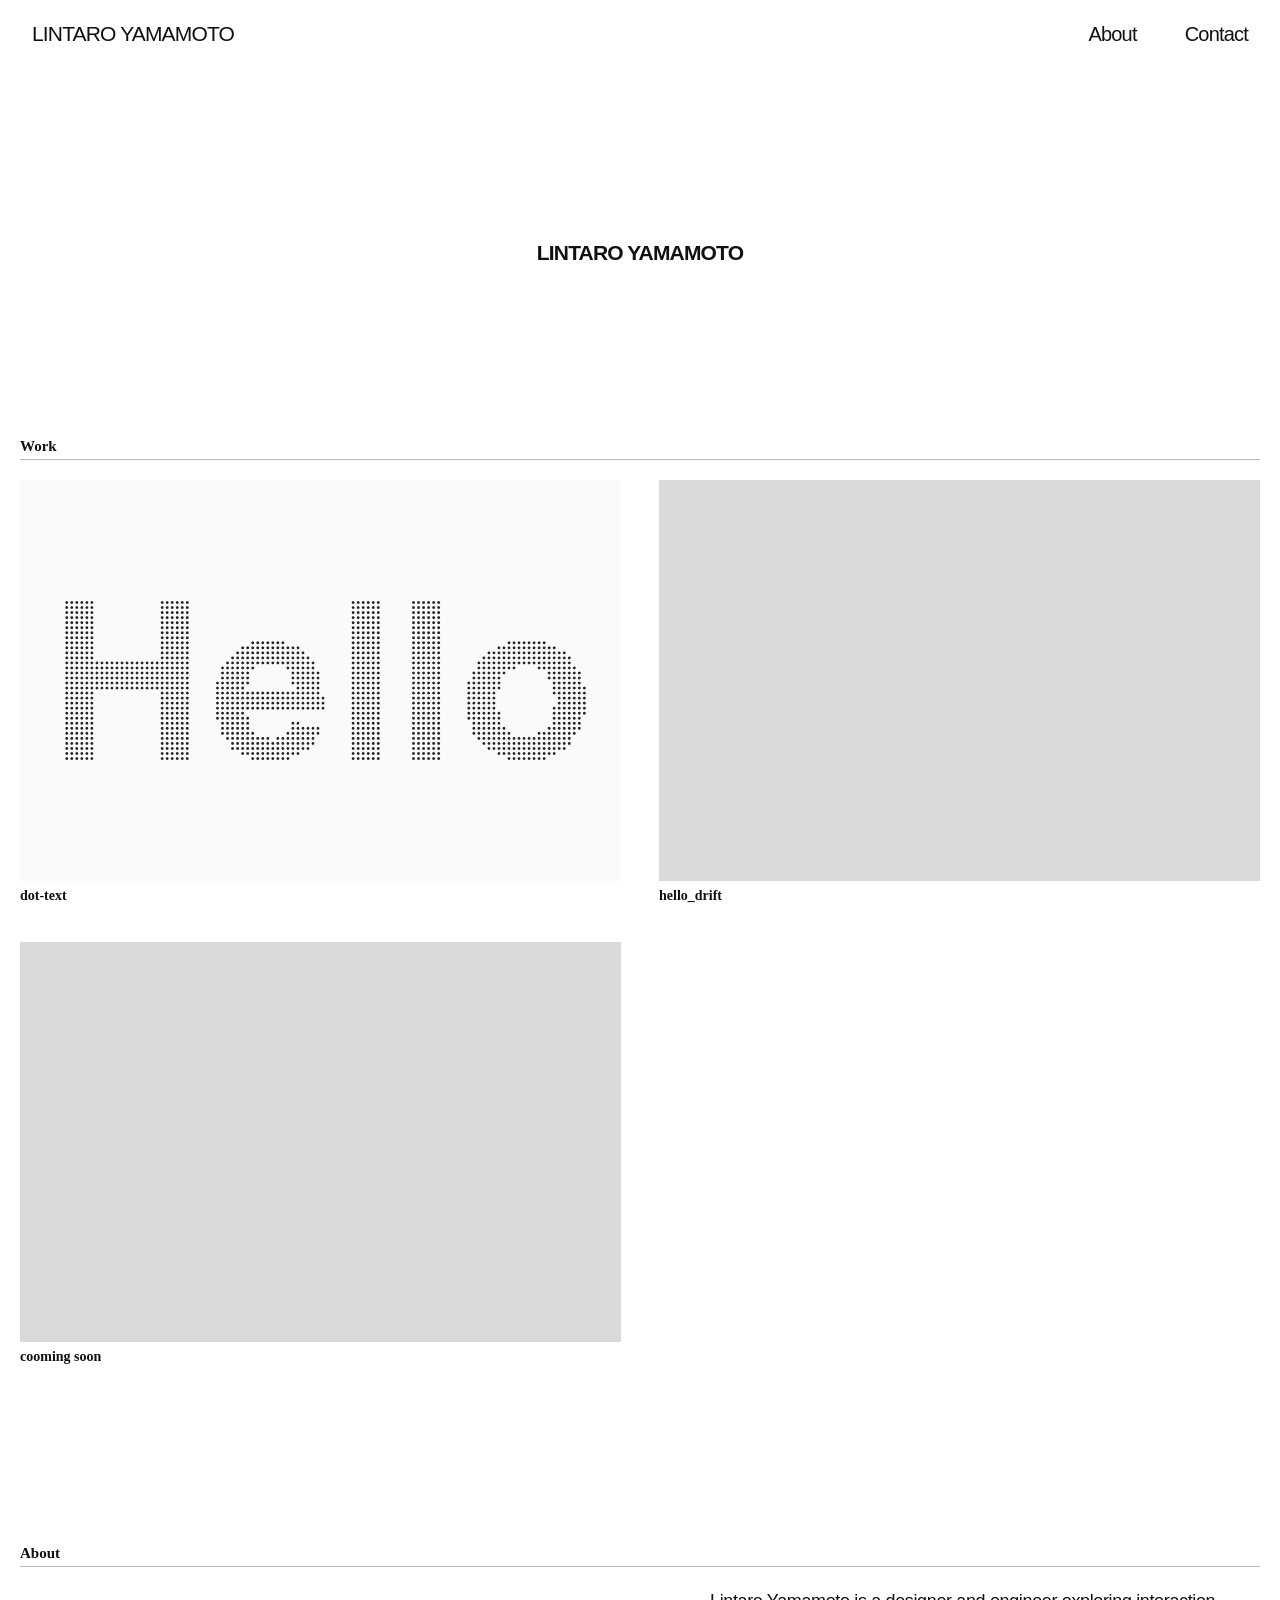
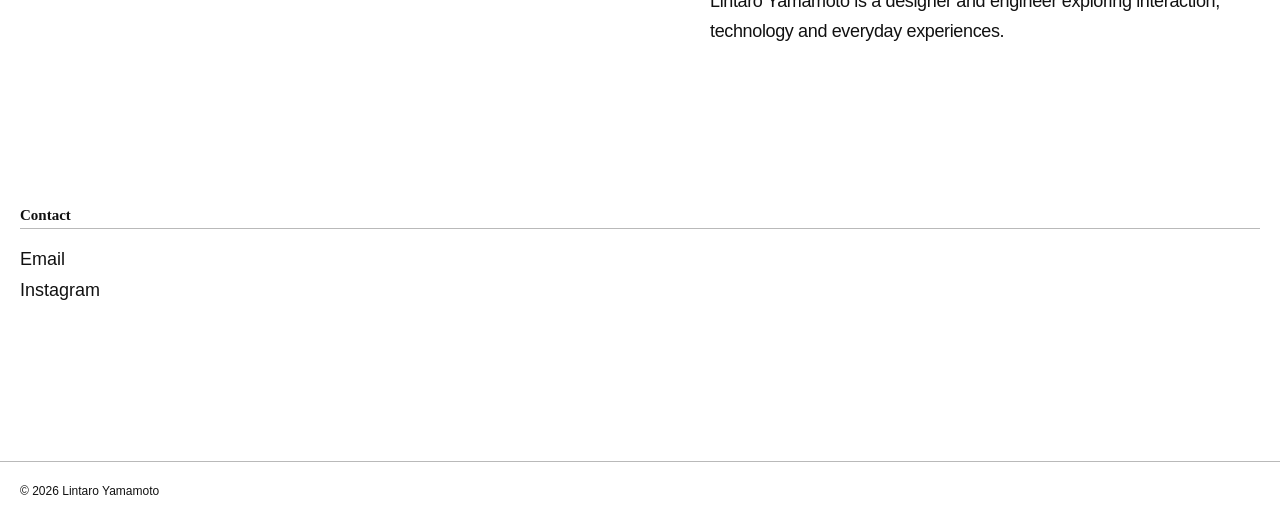
<file: index.html>
<!doctype html>
<html lang="ja">
<head>
  <meta charset="UTF-8" />
  <meta name="viewport" content="width=device-width, initial-scale=1" />

  <meta
    name="description"
    content="Lintaro Yamamoto Portfolio"
  />

  <title>Lintaro Yamamoto</title>

  <link rel="stylesheet" href="./assets/style.css" />
</head>

<body>

  <div class="page">

    <!-- Header -->
    <header class="site-header">

      <a class="logo" href="./">
        LINTARO YAMAMOTO
      </a>

      <nav class="nav">
        <a href="#about">About</a>
        <a href="#contact">Contact</a>
      </nav>

    </header>


    <main>

      <!-- Hero -->
      <section class="hero">

        <h1>
          LINTARO YAMAMOTO
        </h1>

      </section>


      <!-- Work -->
      <section class="works" id="work">

        <div class="section-title">
          <h2>Work</h2>
        </div>


        <div class="work-grid">


          <!-- Work 01 -->
          <a
            class="work-item"
            href="./works/dot-text/"
          >

            <div class="thumbnail">

              <img src="./works/dot-text/thumbnail.png" alt="dot-text">

            </div>

            <h3>
              dot-text
            </h3>

          </a>

          
          <!-- Work Template -->
          <a
            class="work-item"
            href="./works/hello_drift"
          >

            <div class="thumbnail">

              <!--
              作品画像を入れる場合は
              下のコメントアウトを外してください

              <img
                src="./assets/water-cursor.jpg"
                alt="Water Cursor"
              >
              -->

            </div>

            <h3>
              hello_drift
              
            </h3>

          </a>
          
          
          <!-- Work Template -->
          <a
            class="work-item"
            href=""
          >

            <div class="thumbnail">

              <!--
              作品画像を入れる場合は
              下のコメントアウトを外してください

              <img
                src="./assets/water-cursor.jpg"
                alt="Water Cursor"
              >
              -->

            </div>

            <h3>
              cooming soon
            </h3>

          </a>
      
          <!--
          作品を追加したい場合は
          このブロックをコピー

          <a
            class="work-item"
            href="./works/example/"
          >

            <div class="thumbnail"></div>

            <h3>
              Work name
            </h3>

          </a>
          -->

        </div>

      </section>


      <!-- About -->
      <section class="about" id="about">

        <div class="section-title">
          <h2>About</h2>
        </div>

        <div class="about-content">

          <p>
            Lintaro Yamamoto is a designer and engineer
            exploring interaction, technology and everyday experiences.
          </p>

        </div>

      </section>


      <!-- Contact -->
      <section class="contact" id="contact">

        <div class="section-title">
          <h2>Contact</h2>
        </div>

        <div class="contact-content">

          <a href="mailto:yourmail@example.com">
            Email
          </a>

          <a href="#">
            Instagram
          </a>

        </div>

      </section>

    </main>


    <footer>

      <span>
        © 2026 Lintaro Yamamoto
      </span>

    </footer>

  </div>

</body>
</html>
</file>
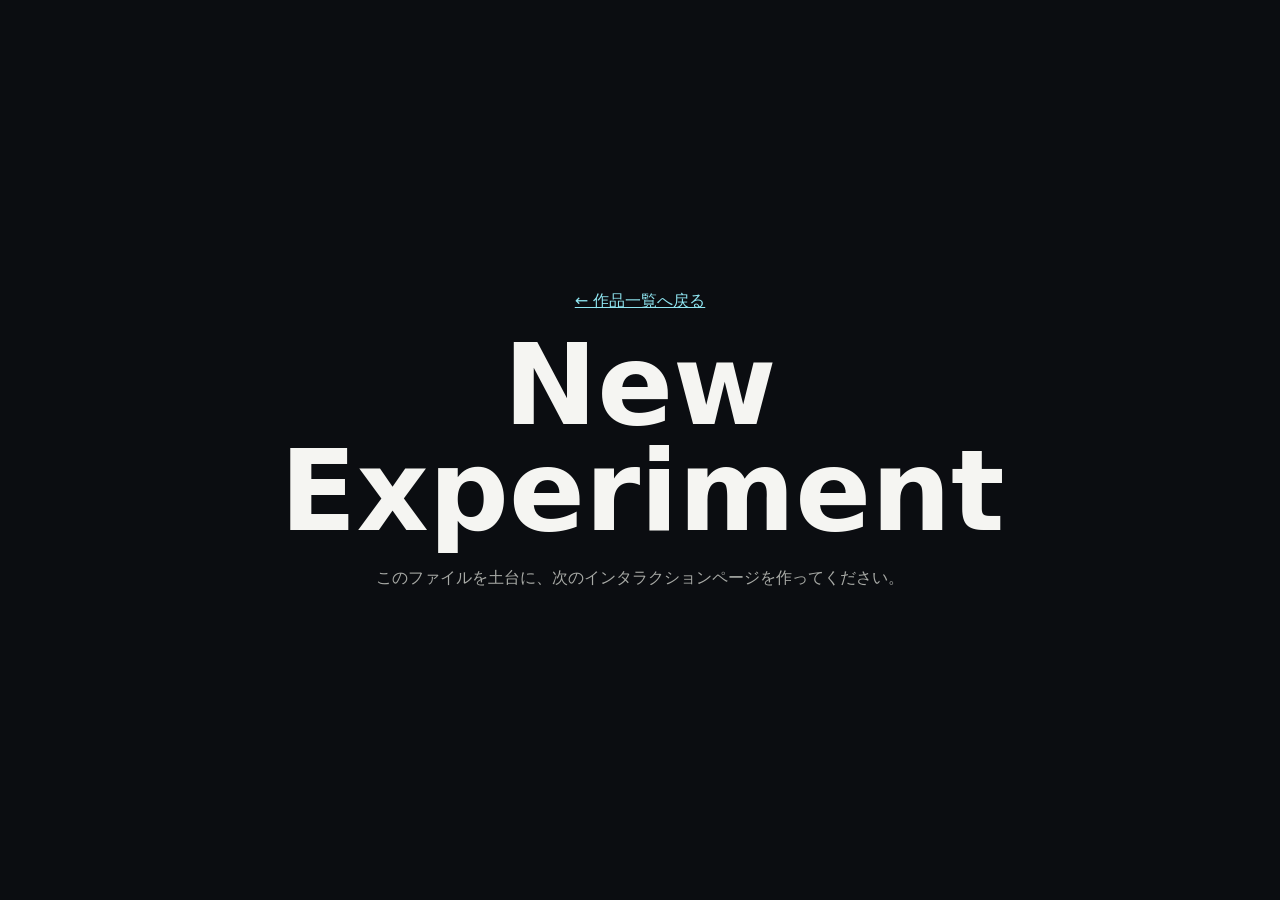
<file: works/02–weight/index.html>
<!doctype html>
<html lang="ja">
<head>
  <meta charset="UTF-8" />
  <meta name="viewport" content="width=device-width, initial-scale=1" />
  <title>New Experiment</title>
  <style>
    * { box-sizing: border-box; }
    body { min-height: 100vh; margin: 0; display: grid; place-items: center; padding: 24px; background: #0b0d11; color: #f5f5f2; font-family: system-ui, sans-serif; }
    main { max-width: 720px; text-align: center; }
    a { color: #8fe5f1; }
    h1 { font-size: clamp(3rem, 10vw, 7rem); margin: 20px 0; line-height: .95; }
    p { color: #a8aaa6; line-height: 1.8; }
  </style>
</head>
<body>
  <main>
    <a href="../../">← 作品一覧へ戻る</a>
    <h1>New<br />Experiment</h1>
    <p>このファイルを土台に、次のインタラクションページを作ってください。</p>
  </main>
</body>
</html>
</file>
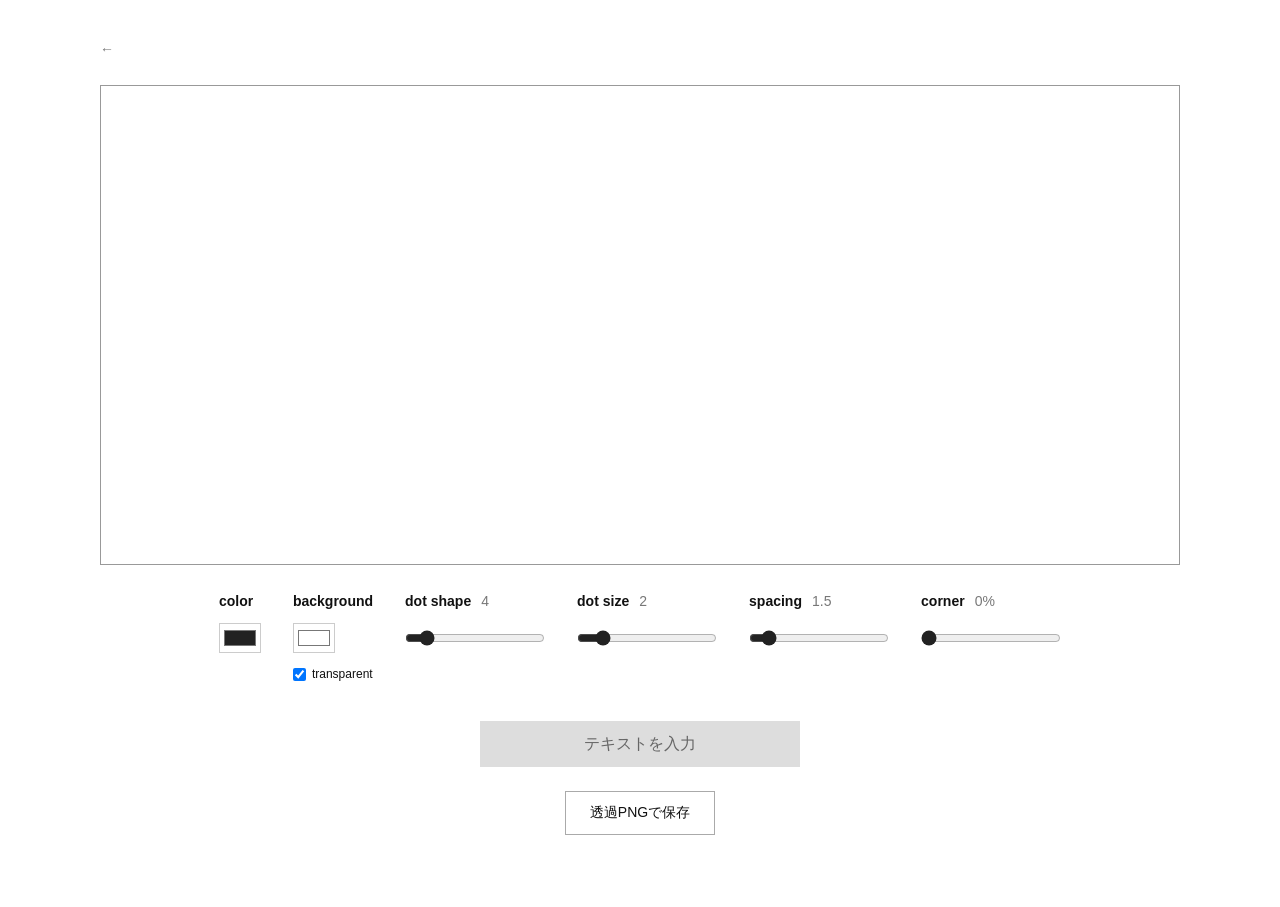
<file: works/dot-text/index.html>
<!doctype html>
<html lang="ja">
<head>
  <meta charset="UTF-8" />
  <meta name="viewport" content="width=device-width, initial-scale=1" />
  <meta
    name="description"
    content="入力した文字をドットで描き、形・サイズ・間隔・角の丸みを調整して透過PNGで保存できる作品"
  />
  <title>Dot Text | Interaction Archive</title>

  <link rel="stylesheet" href="./style.css" />
  <script src="./script.js" defer></script>
</head>

<body>
  <main class="workspace">
    <a class="back-link" href="../../">
      ← 
    </a>

    <div class="preview">
      <canvas
        id="dot-canvas"
        role="img"
        aria-label="入力した文字のドット表示"
      >
        入力した文字をドットで表示します。
      </canvas>
    </div>

    <div class="controls">
      <label class="control" for="dot-color">
        <span>color</span>
        <input
          id="dot-color"
          type="color"
          value="#222222"
        />
      </label>

      <label class="control" for="background-color">
        <span>background</span>
        <input
          id="background-color"
          type="color"
          value="#ffffff"
        />
        <label class="background-transparent">
          <input
            id="background-transparent"
            type="checkbox"
            checked
          />
          transparent
        </label>
      </label>

      <label class="control" for="dot-shape">
        <span>
          dot shape
          <output id="shape-value" for="dot-shape">4</output>
        </span>
        <input
          id="dot-shape"
          type="range"
          min="3"
          max="12"
          step="1"
          value="4"
          aria-valuetext="4角形"
        />
      </label>

      <label class="control" for="dot-size">
        <span>
          dot size
          <output id="size-value" for="dot-size">2</output>
        </span>
        <input
          id="dot-size"
          type="range"
          min="1"
          max="8"
          step="0.5"
          value="2"
        />
      </label>

      <label class="control" for="dot-spacing">
        <span>
          spacing
          <output id="spacing-value" for="dot-spacing">1.5</output>
        </span>
        <input
          id="dot-spacing"
          type="range"
          min="0"
          max="16"
          step="0.5"
          value="1.5"
        />
      </label>

      <label class="control" for="dot-corner">
        <span>
          corner
          <output id="corner-value" for="dot-corner">0%</output>
        </span>
        <input
          id="dot-corner"
          type="range"
          min="0"
          max="100"
          step="1"
          value="0"
        />
      </label>
    </div>

    <div class="text-control">
      <input
        id="text-input"
        type="text"
        placeholder="テキストを入力"
        aria-label="ドットで表示する文字"
        maxlength="40"
        autocomplete="off"
        spellcheck="false"
      />
    </div>

    <div class="save-control">
      <button id="save-image" type="button">
        透過PNGで保存
      </button>
    </div>
  </main>
</body>
</html>
</file>
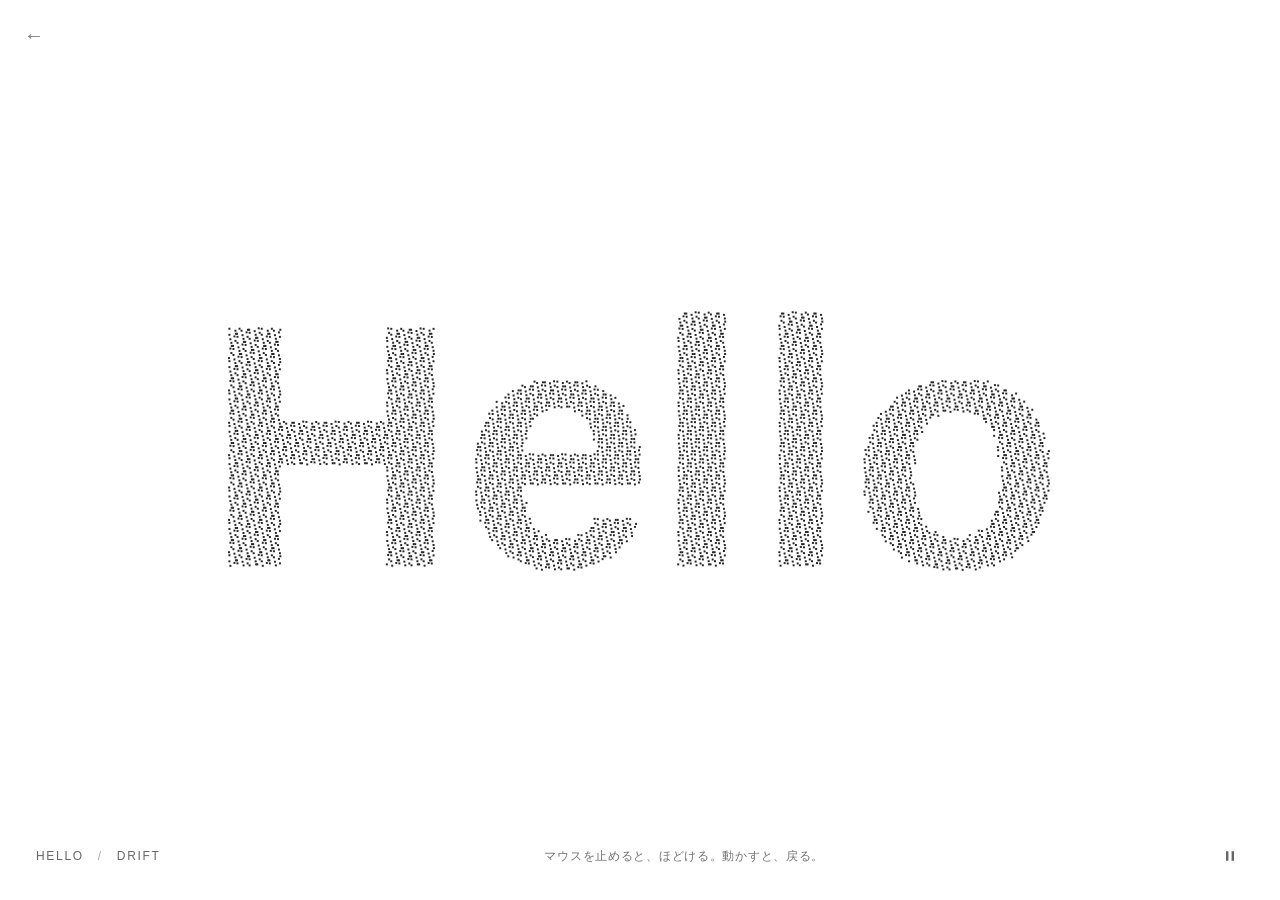
<file: works/hello_drift/index.html>
<!doctype html>
<html lang="ja">
<head>
  <meta charset="UTF-8">
  <meta name="viewport" content="width=device-width, initial-scale=1">
  <meta name="theme-color" content="#ffffff">
  <meta name="description" content="マウスを止めると、Hello のドットが8方向へ離れ、画面の外へ消えていく。動かすと、また文字になる。">
  <title>Hello — Drift</title>
  <link rel="stylesheet" href="./style.css">
  <script src="./main.js" defer></script>
</head>

<body>
  <main aria-label="ドットでできた Hello。マウスを止めると8方向へ離れて画面外へ消え、動かすと文字に戻ります。">
    <a class="back-link" href="../../">
      ← 
    </a>
    <canvas id="field" aria-hidden="true"></canvas>
    <h1 class="sr-only">Hello</h1>
    <footer>
      <span class="signature">HELLO <span class="separator">/</span> DRIFT</span>
      <p class="hint"><span class="desktop-hint">マウスを止めると、ほどける。動かすと、戻る。</span><span class="touch-hint">指を動かすと、戻る。手を離すと、ほどける。</span></p>
      <button id="pause" type="button" aria-label="アニメーションを一時停止" aria-pressed="false"><svg id="pause-icon" viewBox="0 0 20 20" width="16" height="16" fill="currentColor" aria-hidden="true"><path d="M5 4h3v12H5zm7 0h3v12h-3z"/></svg><span id="pause-label" class="sr-only">一時停止</span></button>
    </footer>
    <noscript>このインタラクションを見るには JavaScript を有効にしてください。</noscript>
  </main>
</body>
</html>
</file>
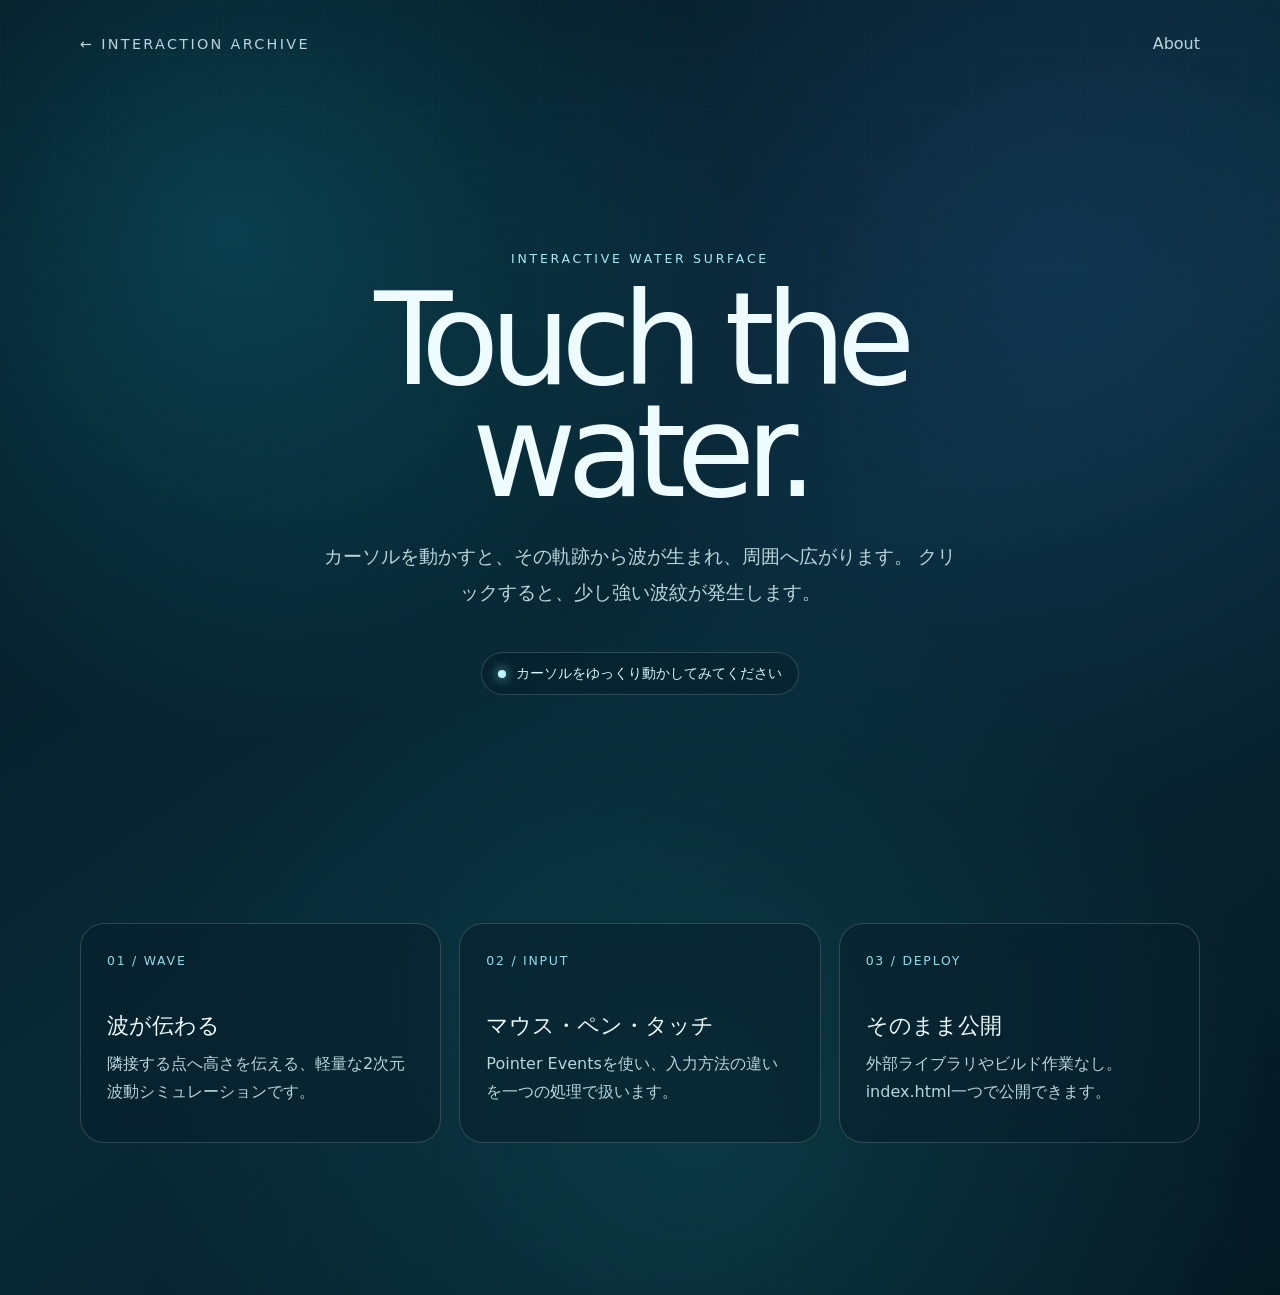
<file: works/water-cursor/index.html>
<!doctype html>
<html lang="ja">
<head>
  <meta charset="UTF-8" />
  <meta name="viewport" content="width=device-width, initial-scale=1" />
  <meta name="description" content="カーソルに反応して水面の波が広がるWebページ" />
  <title>Water Cursor</title>

  <style>
    :root {
      color-scheme: dark;
      --text: #eefcff;
      --muted: #b8d5db;
      --line: rgba(220, 250, 255, 0.18);
      --panel: rgba(8, 31, 43, 0.58);
    }

    * {
      box-sizing: border-box;
    }

    html {
      min-height: 100%;
      background: #061a24;
    }

    body {
      min-height: 100vh;
      margin: 0;
      overflow-x: hidden;
      color: var(--text);
      font-family:
        Inter, ui-sans-serif, system-ui, -apple-system, BlinkMacSystemFont,
        "Segoe UI", "Hiragino Kaku Gothic ProN", "Yu Gothic", sans-serif;
      background:
        radial-gradient(circle at 18% 18%, rgba(24, 154, 183, 0.28), transparent 34%),
        radial-gradient(circle at 82% 20%, rgba(40, 89, 153, 0.28), transparent 38%),
        radial-gradient(circle at 55% 88%, rgba(20, 109, 119, 0.30), transparent 42%),
        linear-gradient(145deg, #04151e 0%, #082936 52%, #051923 100%);
    }

    body::before {
      content: "";
      position: fixed;
      inset: 0;
      pointer-events: none;
      background-image:
        linear-gradient(rgba(255,255,255,0.025) 1px, transparent 1px),
        linear-gradient(90deg, rgba(255,255,255,0.025) 1px, transparent 1px);
      background-size: 54px 54px;
      mask-image: linear-gradient(to bottom, rgba(0,0,0,.75), transparent 85%);
    }

    /* 波の描画レイヤー。ページ上のクリックを邪魔しない。 */
    #water-canvas {
      position: fixed;
      inset: 0;
      z-index: 20;
      width: 100%;
      height: 100%;
      pointer-events: none;
      mix-blend-mode: screen;
      opacity: 0.94;
      filter: saturate(1.12) contrast(1.05);
    }

    /* 標準カーソルの代わりに表示する小さな水滴。 */
    #water-cursor {
      position: fixed;
      left: 0;
      top: 0;
      z-index: 30;
      width: 18px;
      height: 18px;
      pointer-events: none;
      border: 1px solid rgba(225, 254, 255, 0.85);
      border-radius: 999px;
      background: rgba(130, 229, 245, 0.12);
      box-shadow:
        0 0 18px rgba(121, 231, 255, 0.55),
        inset 0 0 8px rgba(255, 255, 255, 0.36);
      transform: translate3d(-50%, -50%, 0);
      opacity: 0;
      transition: opacity 160ms ease;
      backdrop-filter: blur(2px);
    }

    @media (pointer: fine) {
      body,
      a,
      button {
        cursor: none;
      }
    }

    main {
      position: relative;
      z-index: 1;
      width: min(1120px, calc(100% - 40px));
      margin: 0 auto;
      padding: 24px 0 72px;
    }

    nav {
      display: flex;
      align-items: center;
      justify-content: space-between;
      gap: 20px;
      padding: 10px 0;
    }

    .brand {
      font-size: 0.9rem;
      letter-spacing: 0.16em;
      text-transform: uppercase;
    }

    nav a {
      color: var(--muted);
      text-decoration: none;
    }

    .hero {
      display: grid;
      min-height: calc(100vh - 80px);
      place-items: center;
      padding: 72px 0;
      text-align: center;
    }

    .hero-inner {
      width: min(820px, 100%);
    }

    .eyebrow {
      margin: 0 0 18px;
      color: #a9e9f3;
      font-size: 0.78rem;
      letter-spacing: 0.22em;
      text-transform: uppercase;
    }

    h1 {
      margin: 0;
      font-size: clamp(3.1rem, 10vw, 8.8rem);
      font-weight: 500;
      letter-spacing: -0.075em;
      line-height: 0.88;
      text-wrap: balance;
    }

    .lead {
      max-width: 650px;
      margin: 30px auto 0;
      color: var(--muted);
      font-size: clamp(1rem, 2vw, 1.18rem);
      line-height: 1.9;
    }

    .hint {
      display: inline-flex;
      align-items: center;
      gap: 10px;
      margin-top: 42px;
      padding: 11px 16px;
      border: 1px solid var(--line);
      border-radius: 999px;
      background: rgba(4, 24, 32, 0.32);
      color: #d5f7fb;
      font-size: 0.88rem;
      backdrop-filter: blur(12px);
    }

    .hint-dot {
      width: 8px;
      height: 8px;
      border-radius: 50%;
      background: #baf8ff;
      box-shadow: 0 0 12px rgba(160, 244, 255, 0.9);
    }

    .cards {
      display: grid;
      grid-template-columns: repeat(3, 1fr);
      gap: 18px;
      padding: 40px 0 80px;
    }

    .card {
      min-height: 220px;
      padding: 26px;
      border: 1px solid var(--line);
      border-radius: 24px;
      background: var(--panel);
      backdrop-filter: blur(18px);
    }

    .card span {
      color: #93dbe7;
      font-size: 0.78rem;
      letter-spacing: 0.14em;
    }

    .card h2 {
      margin: 42px 0 10px;
      font-size: 1.35rem;
      font-weight: 500;
    }

    .card p {
      margin: 0;
      color: var(--muted);
      line-height: 1.75;
    }

    @media (max-width: 760px) {
      main {
        width: min(100% - 28px, 1120px);
      }

      .hero {
        min-height: 86vh;
      }

      .cards {
        grid-template-columns: 1fr;
      }
    }

    @media (prefers-reduced-motion: reduce) {
      #water-canvas,
      #water-cursor {
        display: none;
      }

      body,
      a,
      button {
        cursor: auto;
      }
    }
  </style>
</head>
<body>
  <!-- 水面エフェクト用。ページの一番上に重ねる。 -->
  <canvas id="water-canvas" aria-hidden="true"></canvas>
  <div id="water-cursor" aria-hidden="true"></div>

  <!-- ここから下はサンプルのページ内容。自由に置き換えてよい。 -->
  <main>
    <nav>
      <a class="brand" href="../../" aria-label="作品一覧へ戻る">← Interaction Archive</a>
      <a href="#about">About</a>
    </nav>

    <section class="hero">
      <div class="hero-inner">
        <p class="eyebrow">Interactive water surface</p>
        <h1>Touch the<br />water.</h1>
        <p class="lead">
          カーソルを動かすと、その軌跡から波が生まれ、周囲へ広がります。
          クリックすると、少し強い波紋が発生します。
        </p>
        <div class="hint">
          <span class="hint-dot"></span>
          カーソルをゆっくり動かしてみてください
        </div>
      </div>
    </section>

    <section class="cards" id="about">
      <article class="card">
        <span>01 / WAVE</span>
        <h2>波が伝わる</h2>
        <p>隣接する点へ高さを伝える、軽量な2次元波動シミュレーションです。</p>
      </article>
      <article class="card">
        <span>02 / INPUT</span>
        <h2>マウス・ペン・タッチ</h2>
        <p>Pointer Eventsを使い、入力方法の違いを一つの処理で扱います。</p>
      </article>
      <article class="card">
        <span>03 / DEPLOY</span>
        <h2>そのまま公開</h2>
        <p>外部ライブラリやビルド作業なし。index.html一つで公開できます。</p>
      </article>
    </section>
  </main>

  <script>
    (() => {
      const reduceMotion = window.matchMedia('(prefers-reduced-motion: reduce)');
      if (reduceMotion.matches) return;

      const canvas = document.querySelector('#water-canvas');
      const cursor = document.querySelector('#water-cursor');
      const ctx = canvas.getContext('2d', {
        alpha: true,
        desynchronized: true
      });

      let width = 0;
      let height = 0;
      let previous = new Float32Array(0);
      let current = new Float32Array(0);
      let next = new Float32Array(0);
      let pixels = null;
      let imageData = null;
      let animationId = 0;
      let lastPointer = null;
      let visible = true;

      /* 調整しやすいパラメータ */
      window.settings = {
        damping: 0.986,          // 1に近いほど波が長く残る
        moveStrength: 1.25,      // カーソル移動時の波の強さ
        clickStrength: 5.0,      // クリック時の波の強さ
        disturbanceRadius: 4,    // 波を起こす範囲
        trailSpacing: 8,         // 軌跡上に波を置く間隔（CSS px）
        renderOpacity: 205,      // 波の最大不透明度
        maxSimulationPixels: 135000 // 大きいほど高精細・重い
      };

      function resize() {
        const cssWidth = Math.max(1, window.innerWidth);
        const cssHeight = Math.max(1, window.innerHeight);

        // 画面が大きくても計算量が増えすぎないよう、内部解像度を抑える。
        const scale = Math.max(
          2.2,
          Math.sqrt((cssWidth * cssHeight) / settings.maxSimulationPixels)
        );

        width = Math.max(120, Math.floor(cssWidth / scale));
        height = Math.max(80, Math.floor(cssHeight / scale));

        canvas.width = width;
        canvas.height = height;
        canvas.style.width = `${cssWidth}px`;
        canvas.style.height = `${cssHeight}px`;

        const length = width * height;
        previous = new Float32Array(length);
        current = new Float32Array(length);
        next = new Float32Array(length);
        imageData = ctx.createImageData(width, height);
        pixels = imageData.data;
        lastPointer = null;
      }

      function cssToSimulation(cssX, cssY) {
        return {
          x: (cssX / window.innerWidth) * width,
          y: (cssY / window.innerHeight) * height
        };
      }

      function disturb(cssX, cssY, strength, radius = settings.disturbanceRadius) {
        const point = cssToSimulation(cssX, cssY);
        const centerX = Math.round(point.x);
        const centerY = Math.round(point.y);

        for (let offsetY = -radius; offsetY <= radius; offsetY += 1) {
          const y = centerY + offsetY;
          if (y <= 1 || y >= height - 2) continue;

          for (let offsetX = -radius; offsetX <= radius; offsetX += 1) {
            const x = centerX + offsetX;
            if (x <= 1 || x >= width - 2) continue;

            const distance = Math.hypot(offsetX, offsetY);
            if (distance > radius) continue;

            const falloff = 1 - distance / radius;
            current[y * width + x] += strength * falloff;
          }
        }
      }

      function disturbLine(from, to, strength) {
        const distance = Math.hypot(to.x - from.x, to.y - from.y);
        const steps = Math.max(1, Math.ceil(distance / settings.trailSpacing));

        for (let index = 1; index <= steps; index += 1) {
          const amount = index / steps;
          disturb(
            from.x + (to.x - from.x) * amount,
            from.y + (to.y - from.y) * amount,
            strength
          );
        }
      }

      function updateWave() {
        const damping = settings.damping;

        for (let y = 1; y < height - 1; y += 1) {
          const row = y * width;

          for (let x = 1; x < width - 1; x += 1) {
            const index = row + x;

            // 離散化した2次元波動方程式。
            next[index] = (
              (current[index - 1] +
                current[index + 1] +
                current[index - width] +
                current[index + width]) * 0.5 -
              previous[index]
            ) * damping;
          }
        }

        const oldPrevious = previous;
        previous = current;
        current = next;
        next = oldPrevious;
        next.fill(0);
      }

      function renderWave() {
        pixels.fill(0);

        for (let y = 1; y < height - 1; y += 1) {
          const row = y * width;

          for (let x = 1; x < width - 1; x += 1) {
            const index = row + x;
            const leftRight = current[index - 1] - current[index + 1];
            const topBottom = current[index - width] - current[index + width];
            const amplitude = current[index];

            const edge = Math.abs(leftRight) + Math.abs(topBottom);
            const energy = Math.min(1, edge * 1.15 + Math.abs(amplitude) * 0.10);
            if (energy < 0.012) continue;

            // 波面の傾きから簡易的な光を作る。
            const light = Math.max(
              0,
              Math.min(1, 0.54 + leftRight * 1.7 - topBottom * 0.9)
            );

            const pixelIndex = index * 4;
            pixels[pixelIndex] = 95 + light * 105;       // R
            pixels[pixelIndex + 1] = 188 + light * 62;   // G
            pixels[pixelIndex + 2] = 218 + light * 37;   // B
            pixels[pixelIndex + 3] = Math.min(
              settings.renderOpacity,
              energy * settings.renderOpacity
            );
          }
        }

        ctx.putImageData(imageData, 0, 0);
      }

      function animate() {
        if (!visible) return;
        updateWave();
        renderWave();
        animationId = requestAnimationFrame(animate);
      }

      function updateCursor(x, y) {
        cursor.style.transform = `translate3d(${x - 9}px, ${y - 9}px, 0)`;
        cursor.style.opacity = '1';
      }

      function handlePointerMove(event) {
        const events = typeof event.getCoalescedEvents === 'function'
          ? event.getCoalescedEvents()
          : [event];

        for (const pointEvent of events) {
          const point = { x: pointEvent.clientX, y: pointEvent.clientY };

          if (lastPointer) {
            const speed = Math.hypot(
              point.x - lastPointer.x,
              point.y - lastPointer.y
            );
            const strength = settings.moveStrength * Math.min(1.8, 0.55 + speed / 24);
            disturbLine(lastPointer, point, strength);
          } else {
            disturb(point.x, point.y, settings.moveStrength);
          }

          lastPointer = point;
        }

        if (event.pointerType === 'mouse' || event.pointerType === 'pen') {
          updateCursor(event.clientX, event.clientY);
        }
      }

      function handlePointerDown(event) {
        disturb(
          event.clientX,
          event.clientY,
          settings.clickStrength,
          settings.disturbanceRadius + 3
        );
        cursor.style.transform = `translate3d(${event.clientX - 9}px, ${event.clientY - 9}px, 0) scale(0.72)`;
      }

      function handlePointerUp(event) {
        if (event.pointerType === 'mouse' || event.pointerType === 'pen') {
          cursor.style.transform = `translate3d(${event.clientX - 9}px, ${event.clientY - 9}px, 0) scale(1)`;
        }
      }

      window.addEventListener('pointermove', handlePointerMove, { passive: true });
      window.addEventListener('pointerdown', handlePointerDown, { passive: true });
      window.addEventListener('pointerup', handlePointerUp, { passive: true });
      window.addEventListener('pointercancel', () => { lastPointer = null; });
      document.documentElement.addEventListener('mouseleave', () => {
        cursor.style.opacity = '0';
        lastPointer = null;
      });
      window.addEventListener('blur', () => {
        cursor.style.opacity = '0';
        lastPointer = null;
      });
      window.addEventListener('resize', resize, { passive: true });

      document.addEventListener('visibilitychange', () => {
        visible = !document.hidden;
        cancelAnimationFrame(animationId);
        if (visible) animate();
      });

      resize();
      animate();

      // 最初に効果があることを伝える、小さなデモ波。
      window.setTimeout(() => {
        disturb(window.innerWidth * 0.5, window.innerHeight * 0.52, 3.2, 7);
      }, 450);
    })();
  </script>
</body>
</html>
</file>
<file: assets/style.css>
:root {
  --background: #f2f2f0;
  --page: #ffffff;
  --text: #111111;
  --line: #b9b9b9;
  --thumbnail: #d9d9d9;
}


/* --------------------
   Reset
-------------------- */

* {
  box-sizing: border-box;
}

html {
  scroll-behavior: smooth;
}

body {
  margin: 0;
  background: var(--background);
  color: var(--text);

  font-family:
    Arial,
    Helvetica,
    "Helvetica Neue",
    sans-serif;
}

.back-link {
  display: inline-block;
  margin-bottom: 28px;
  color: #777;
  font-size: 14px;
  text-decoration: none;
}

a {
  color: inherit;
  text-decoration: none;
}


/* --------------------
   Page
-------------------- */

.page {
  width: 100%;
  min-height: 100vh;
  margin: 0;
  background: #fff;
}


/* --------------------
   Header
-------------------- */

.site-header {
  display: flex;

  align-items: center;
  justify-content: space-between;

  padding: 22px 32px;
}


.logo {
  font-size: 21px;
  font-weight: 500;

  letter-spacing: -0.04em;
}


.nav {
  display: flex;

  gap: 48px;
}


.nav a {
  font-size: 20px;
  font-weight: 400;

  letter-spacing: -0.04em;

  transition: opacity 160ms ease;
}


.nav a:hover {
  opacity: 0.45;
}


/* --------------------
   Hero
-------------------- */

.hero {
  height: 370px;

  display: flex;

  justify-content: center;
  align-items: center;
}


.hero h1 {
  margin: 0;

  font-size: 21px;
  font-weight: 600;

  letter-spacing: -0.04em;
}


/* --------------------
   Works
-------------------- */

.works {
  padding: 0 20px 180px;
}


.section-title {
  border-bottom: 1px solid var(--line);

  padding-bottom: 4px;

  margin-bottom: 20px;
}


.section-title h2 {
  margin: 0;

  font-family:
    Georgia,
    "Times New Roman",
    serif;

  font-size: 15px;
  font-weight: 700;
}


.work-grid {
  display: grid;

  grid-template-columns:
    repeat(2, minmax(0, 1fr));

  gap: 38px;
}


.work-item {
  display: block;
}


.thumbnail {
  width: 100%;

  aspect-ratio: 1.5 / 1;

  overflow: hidden;

  background: var(--thumbnail);
}


.thumbnail img {
  width: 100%;
  height: 100%;

  display: block;

  object-fit: cover;

  transition: transform 350ms ease;
}


.work-item h3 {
  margin: 7px 0 0;

  font-family:
    Georgia,
    "Times New Roman",
    serif;

  font-size: 14px;

  font-weight: 700;
}


a.work-item:hover img {
  transform: scale(1.02);
}


a.work-item:hover h3 {
  text-decoration: underline;
}


/* --------------------
   About
-------------------- */

.about {
  padding: 0 20px 160px;
}


.about-content {
  max-width: 550px;

  margin-left: auto;
}


.about-content p {
  margin: 0;

  font-size: 18px;

  line-height: 1.65;

  letter-spacing: -0.02em;
}


/* --------------------
   Contact
-------------------- */

.contact {
  padding: 0 20px 160px;
}


.contact-content {
  display: flex;

  flex-direction: column;

  align-items: flex-start;

  gap: 10px;
}


.contact-content a {
  font-size: 18px;
}


.contact-content a:hover {
  text-decoration: underline;
}


/* --------------------
   Footer
-------------------- */

footer {
  padding: 22px 20px;

  border-top: 1px solid var(--line);

  font-size: 12px;
}


/* --------------------
   Mobile
-------------------- */

@media (max-width: 700px) {

  .page {
    width: calc(100% - 28px);

    margin: 14px auto;
  }


  .site-header {
    padding: 20px;
  }


  .logo {
    font-size: 15px;
  }


  .nav {
    gap: 20px;
  }


  .nav a {
    font-size: 15px;
  }


  .hero {
    height: 300px;
  }


  .hero h1 {
    font-size: 18px;
  }


  .works,
  .about,
  .contact {
    padding-left: 20px;
    padding-right: 20px;
  }


  .work-grid {
    grid-template-columns: 1fr;

    gap: 42px;
  }

}
</file>
<file: works/dot-text/style.css>
* {
  box-sizing: border-box;
}

body {
  margin: 0;
  background: #fff;
  color: #111;
  font-family: Arial, "Helvetica Neue", sans-serif;
}

.workspace {
  width: min(100% - 48px, 1080px);
  margin: 40px auto;
}

/* 一覧へ戻るリンク */
.back-link {
  display: inline-block;
  margin-bottom: 28px;
  color: #777;
  font-size: 14px;
  text-decoration: none;
}

.back-link:hover {
  color: #111;
}

/* ドット文字の表示エリア */
.preview {
  width: 100%;
  height: clamp(240px, 44vw, 480px);
  border: 1px solid #999;
  overflow: hidden;
}

#dot-canvas {
  display: block;
  width: 100%;
  height: 100%;
}

/* 設定欄 */
.controls {
  display: flex;
  flex-wrap: wrap;
  justify-content: center;
  align-items: flex-start;
  gap: 24px 32px;
  padding: 28px 0;
}

.control {
  display: flex;
  flex-direction: column;
  align-items: flex-start;
  gap: 14px;
  font-size: 14px;
  font-weight: 700;
}

.control > span {
  display: flex;
  align-items: baseline;
  gap: 10px;
}

.control output {
  color: #777;
  font-size: 14px;
  font-weight: 400;
  font-variant-numeric: tabular-nums;
}

input,
button {
  font: inherit;
}

#dot-color,
#background-color {
  width: 42px;
  height: 30px;
  padding: 2px;
  border: 1px solid #ccc;
  background: #fff;
  cursor: pointer;
}

.background-transparent {
  display: flex;
  align-items: center;
  gap: 6px;
  font-size: 12px;
  font-weight: 400;
  cursor: pointer;
}

.background-transparent input {
  margin: 0;
}

.controls input[type="range"] {
  width: 140px;
  min-width: 0;
  height: 30px;
  margin: 0;
  padding: 0;
  border: 0;
  background: transparent;
  accent-color: #222;
  cursor: pointer;
}

/* テキスト入力欄 */
.text-control {
  display: flex;
  justify-content: center;
  padding: 12px 0 24px;
}

#text-input {
  width: min(100%, 320px);
  padding: 14px 20px;
  border: 0;
  border-radius: 0;
  background: #ddd;
  color: #111;
  font-size: 16px;
  text-align: center;
}

#text-input::placeholder {
  color: #666;
}

/* 保存ボタン */
.save-control {
  display: flex;
  justify-content: center;
  padding-bottom: 32px;
}

#save-image {
  padding: 12px 24px;
  border: 1px solid #aaa;
  border-radius: 0;
  background: #fff;
  color: #111;
  font-size: 14px;
  cursor: pointer;
}

#save-image:hover {
  background: #f2f2f2;
}

#save-image:disabled {
  opacity: 0.5;
  cursor: wait;
}

/* キーボード操作時の枠 */
:where(a, input, button):focus-visible {
  outline: 2px solid #111;
  outline-offset: 5px;
}

/* スマートフォン */
@media (max-width: 600px) {
  .workspace {
    width: calc(100% - 32px);
    margin: 24px auto;
  }

  .back-link {
    margin-bottom: 20px;
  }

  .controls {
    justify-content: flex-start;
    gap: 24px;
    padding: 24px 0;
  }

  .controls input[type="range"] {
    width: 120px;
  }
}
</file>
<file: works/hello_drift/style.css>
* {
  box-sizing: border-box;
}

:root {
  font-family: Arial, "Helvetica Neue", sans-serif;
  color: #242424;
  background: #fff;
  color-scheme: light;
}

html,
body,
main {
  width: 100%;
  height: 100%;
  margin: 0;
  overflow: hidden;
}

main {
  position: relative;
  min-height: 240px;
}

.back-link {
  position: absolute;
  top: 24px;
  left: 24px;
  z-index: 10;

  color: #777;
  font-size: 20px;
  text-decoration: none;
}

#field {
  position: absolute;
  inset: 0;
  width: 100%;
  height: 100%;
  display: block;
  touch-action: none;
}

footer {
  position: absolute;
  left: 36px;
  right: 28px;
  bottom: max(22px, env(safe-area-inset-bottom));

  display: flex;
  align-items: center;
  justify-content: space-between;
  gap: 24px;

  pointer-events: none;
}

.signature {
  font-size: 12px;
  letter-spacing: 0.14em;
  white-space: nowrap;
  color: #666;
}

.separator {
  padding: 0 9px;
  color: #aaa;
}

.hint {
  margin: 0;
  font-size: 12px;
  letter-spacing: 0.06em;
  line-height: 1.7;
  color: #737373;
  text-align: center;
}

.touch-hint {
  display: none;
}

button {
  pointer-events: auto;

  display: grid;
  place-items: center;

  flex: 0 0 44px;
  width: 44px;
  height: 44px;

  border: 1px solid transparent;
  background: rgba(255, 255, 255, 0.85);
  color: #666;
  border-radius: 50%;

  cursor: pointer;

  transition:
    background 0.2s,
    border-color 0.2s;
}

button:hover {
  background: #f3f3f3;
  border-color: #e8e8e8;
}

button:focus-visible {
  outline: 2px solid #242424;
  outline-offset: 3px;
}

.sr-only {
  position: absolute;

  width: 1px;
  height: 1px;

  padding: 0;
  margin: -1px;

  overflow: hidden;
  clip: rect(0, 0, 0, 0);

  white-space: nowrap;
  border: 0;
}

noscript {
  position: absolute;
  top: 30px;
  left: 30px;
  font-size: 16px;
}


/* Touch devices */
@media (pointer: coarse) {
  .desktop-hint {
    display: none;
  }

  .touch-hint {
    display: inline;
  }
}


/* Mobile */
@media (max-width: 600px) {
  footer {
    left: 20px;
    right: 12px;
    bottom: max(16px, env(safe-area-inset-bottom));

    gap: 10px;
    flex-wrap: wrap;
  }

  .signature {
    font-size: 12px;
  }

  .hint {
    position: absolute;
    left: 0;
    right: 0;
    bottom: 60px;

    font-size: 12px;
  }

  .separator {
    padding: 0 4px;
  }
}
</file>
